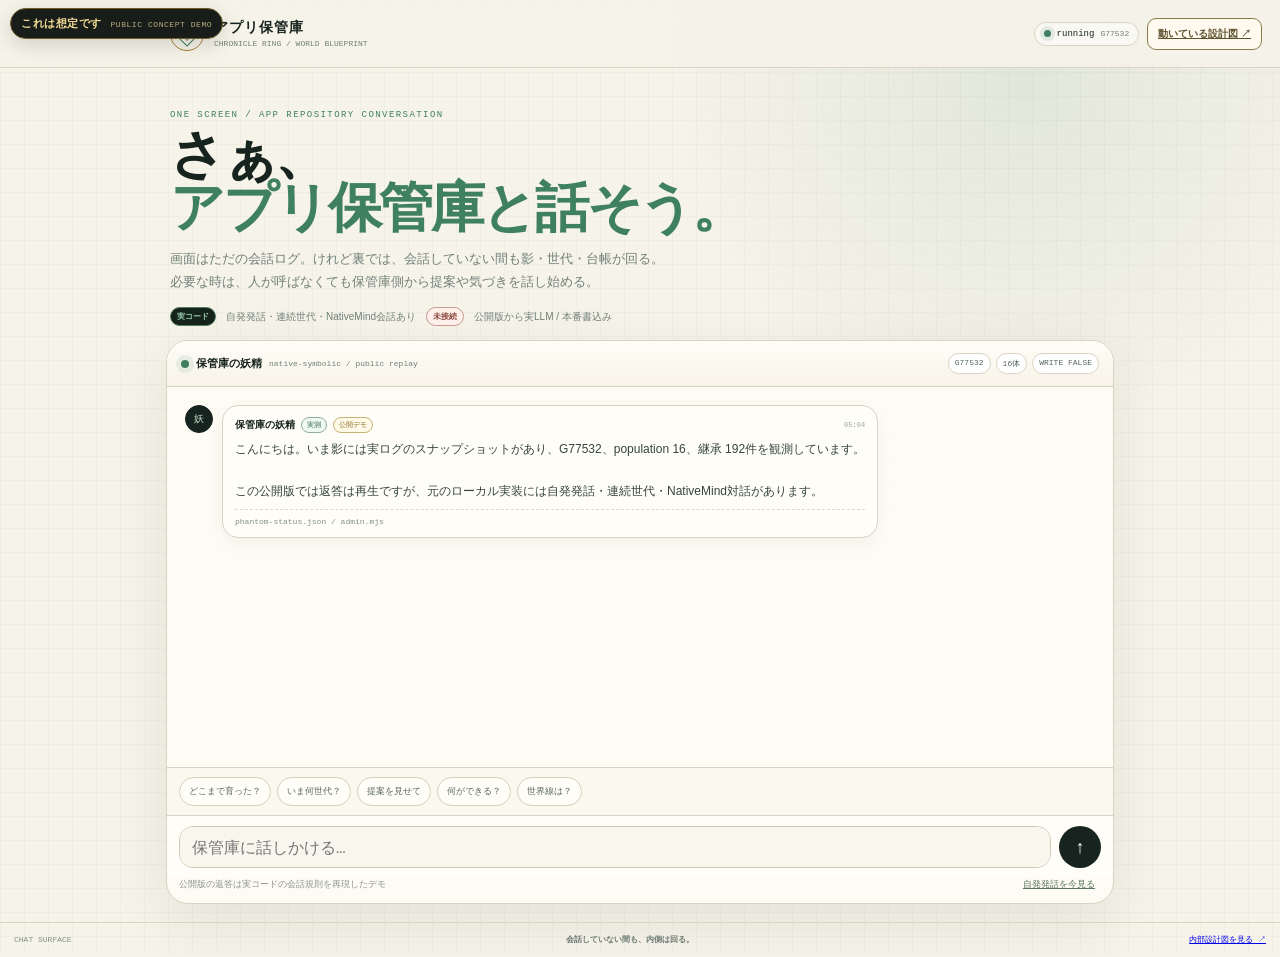
<file: index.html>
<!doctype html>
<html lang="ja">
<head>
  <meta charset="utf-8">
  <meta name="viewport" content="width=device-width,initial-scale=1,viewport-fit=cover">
  <meta name="theme-color" content="#f6f3e9">
  <title>アプリ保管庫と話そう — World Blueprint</title>
  <link rel="stylesheet" href="styles.css">
</head>
<body>
  <div class="assumption">これは想定です <span>PUBLIC CONCEPT DEMO</span></div>
  <div class="app">
    <header class="topbar">
      <div class="brand">
        <div class="mark"><i></i></div>
        <div><b>アプリ保管庫</b><small>CHRONICLE RING / WORLD BLUEPRINT</small></div>
      </div>
      <div class="top-actions">
        <div class="runtime"><span></span><b id="runtimeState">loading</b><small id="runtimeGen">G—</small></div>
        <a class="structure-btn" href="architecture.html">動いている設計図 ↗</a>
      </div>
    </header>

    <main class="chat-page">
      <section class="intro" id="intro">
        <p class="eyebrow">ONE SCREEN / APP REPOSITORY CONVERSATION</p>
        <h1>さぁ、<br><span>アプリ保管庫と話そう。</span></h1>
        <p>画面はただの会話ログ。けれど裏では、会話していない間も影・世代・台帳が回る。<br>必要な時は、人が呼ばなくても保管庫側から提案や気づきを話し始める。</p>
        <div class="truth-row">
          <span class="truth actual">実コード</span><span>自発発話・連続世代・NativeMind会話あり</span>
          <span class="truth no">未接続</span><span>公開版から実LLM / 本番書込み</span>
        </div>
      </section>

      <section class="chat-shell">
        <div class="chat-status">
          <div><span class="light"></span><b>保管庫の妖精</b><small id="organState">native-symbolic / public replay</small></div>
          <div class="mini-stats"><span id="miniGen">G—</span><span id="miniPop">—体</span><span id="miniWrite">WRITE FALSE</span></div>
        </div>
        <div class="messages" id="messages" aria-live="polite"></div>
        <div class="suggestions" id="suggestions">
          <button data-q="どこまでこのアプリは自律的に育った？">どこまで育った？</button>
          <button data-q="いま何世代？">いま何世代？</button>
          <button data-q="提案を全部見せて">提案を見せて</button>
          <button data-q="今できることと、まだできないことは？">何ができる？</button>
          <button data-q="世界線はどうなってる？">世界線は？</button>
        </div>
        <div class="composer">
          <textarea id="chatInput" rows="1" placeholder="保管庫に話しかける…"></textarea>
          <button id="send">↑</button>
        </div>
        <div class="composer-meta">
          <span>公開版の返答は実コードの会話規則を再現したデモ</span>
          <button id="forceProactive">自発発話を今見る</button>
        </div>
      </section>
    </main>

    <footer><span>CHAT SURFACE</span><b>会話していない間も、内側は回る。</b><a href="architecture.html">内部設計図を見る ↗</a></footer>
  </div>
  <script src="app.js"></script>
</body>
</html>
</file>
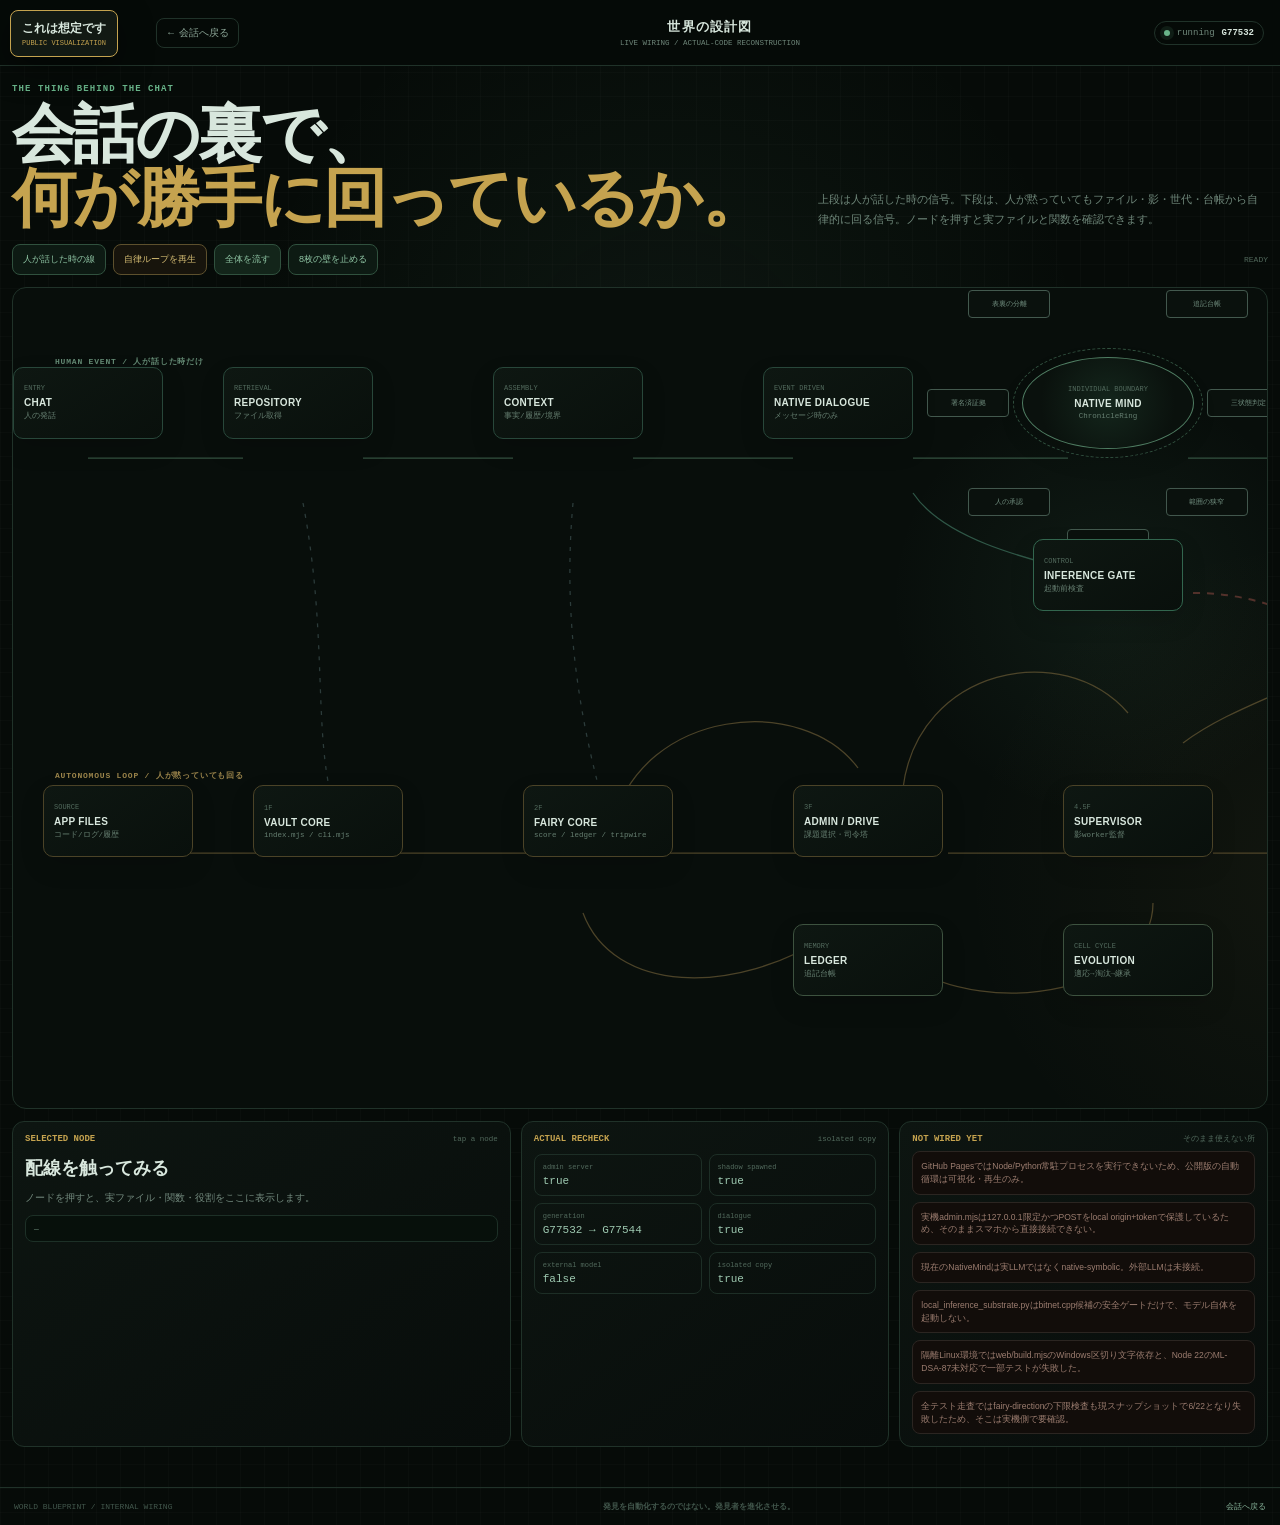
<file: architecture.html>
<!doctype html>
<html lang="ja">
<head>
  <meta charset="utf-8">
  <meta name="viewport" content="width=device-width,initial-scale=1,viewport-fit=cover">
  <meta name="theme-color" content="#07100c">
  <title>内部設計図 — World Blueprint</title>
  <link rel="stylesheet" href="architecture.css">
</head>
<body>
  <div class="concept">これは想定です <span>PUBLIC VISUALIZATION</span></div>
  <header class="arch-top">
    <a class="back" href="index.html">← 会話へ戻る</a>
    <div class="arch-brand"><b>世界の設計図</b><small>LIVE WIRING / ACTUAL-CODE RECONSTRUCTION</small></div>
    <div class="live-chip"><i></i><span id="headState">loading</span><b id="headGen">G—</b></div>
  </header>

  <main>
    <section class="intro">
      <div>
        <p class="eyebrow">THE THING BEHIND THE CHAT</p>
        <h1>会話の裏で、<br><span>何が勝手に回っているか。</span></h1>
      </div>
      <p>上段は人が話した時の信号。下段は、人が黙っていてもファイル・影・世代・台帳から自律的に回る信号。ノードを押すと実ファイルと関数を確認できます。</p>
    </section>

    <section class="controls">
      <button id="playHuman">人が話した時の線</button>
      <button id="playAuto" class="gold">自律ループを再生</button>
      <button id="playAll" class="jade">全体を流す</button>
      <button id="toggleWalls">8枚の壁を止める</button>
      <span id="flowStatus">READY</span>
    </section>

    <section class="board-shell">
      <div class="mobile-hint">← スマホは左右にスワイプして配線を追えます →</div>
      <div class="board-scroll" id="boardScroll">
        <div class="board" id="board">
          <svg viewBox="0 0 1500 820" preserveAspectRatio="none" aria-hidden="true">
            <path id="h1" class="wire human" d="M75 170 C150 170 165 170 230 170"/>
            <path id="h2" class="wire human" d="M350 170 C420 170 425 170 500 170"/>
            <path id="h3" class="wire human" d="M620 170 C700 170 705 170 780 170"/>
            <path id="h4" class="wire human" d="M900 170 C980 170 985 170 1055 170"/>
            <path id="h5" class="wire human" d="M1175 170 C1260 170 1280 170 1370 170"/>
            <path id="a1" class="wire auto" d="M100 565 C180 565 185 565 260 565"/>
            <path id="a2" class="wire auto" d="M380 565 C455 565 465 565 535 565"/>
            <path id="a3" class="wire auto" d="M655 565 C735 565 740 565 815 565"/>
            <path id="a4" class="wire auto" d="M935 565 C1005 565 1010 565 1080 565"/>
            <path id="a5" class="wire auto" d="M1200 565 C1280 565 1300 565 1380 565"/>
            <path id="a6" class="wire auto" d="M1140 615 C1140 700 980 735 890 675"/>
            <path id="a7" class="wire auto" d="M820 645 C720 710 600 705 570 625"/>
            <path id="a8" class="wire auto" d="M600 535 C630 420 790 405 845 480"/>
            <path id="a9" class="wire auto" d="M890 500 C905 380 1050 350 1115 425"/>
            <path id="a10" class="wire auto" d="M1170 455 C1250 395 1375 390 1405 280"/>
            <path id="s1" class="wire safe" d="M900 205 C930 250 1010 270 1070 285"/>
            <path id="s2" class="wire blocked" d="M1180 305 C1260 305 1320 340 1385 395"/>
            <path id="b1" class="wire bridge" d="M290 215 C315 345 300 445 320 515"/>
            <path id="b2" class="wire bridge" d="M560 215 C550 325 565 425 590 515"/>
          </svg>

          <div class="lane-label human-label">HUMAN EVENT / 人が話した時だけ</div>
          <div class="lane-label auto-label">AUTONOMOUS LOOP / 人が黙っていても回る</div>

          <button class="node human-node" style="left:5%;top:14%" data-id="chat"><span>ENTRY</span><b>CHAT</b><small>人の発話</small></button>
          <button class="node human-node" style="left:19%;top:14%" data-id="repository"><span>RETRIEVAL</span><b>REPOSITORY</b><small>ファイル取得</small></button>
          <button class="node human-node" style="left:37%;top:14%" data-id="context"><span>ASSEMBLY</span><b>CONTEXT</b><small>事実/履歴/境界</small></button>
          <button class="node human-node" style="left:55%;top:14%" data-id="dialogue"><span>EVENT DRIVEN</span><b>NATIVE DIALOGUE</b><small>メッセージ時のみ</small></button>
          <button class="node core" style="left:73%;top:14%" data-id="mind"><span>INDIVIDUAL BOUNDARY</span><b>NATIVE MIND</b><small>ChronicleRing</small></button>
          <button class="node human-node" style="left:92%;top:14%" data-id="response"><span>OUTPUT</span><b>RESPONSE</b><small>会話へ戻る</small></button>

          <button class="node auto-node" style="left:7%;top:65%" data-id="files"><span>SOURCE</span><b>APP FILES</b><small>コード/ログ/履歴</small></button>
          <button class="node auto-node" style="left:21%;top:65%" data-id="vault"><span>1F</span><b>VAULT CORE</b><small>index.mjs / cli.mjs</small></button>
          <button class="node auto-node" style="left:39%;top:65%" data-id="fairy"><span>2F</span><b>FAIRY CORE</b><small>score / ledger / tripwire</small></button>
          <button class="node auto-node" style="left:57%;top:65%" data-id="admin"><span>3F</span><b>ADMIN / DRIVE</b><small>課題選択・司令塔</small></button>
          <button class="node auto-node" style="left:75%;top:65%" data-id="supervisor"><span>4.5F</span><b>SUPERVISOR</b><small>影worker監督</small></button>
          <button class="node auto-node" style="left:92%;top:65%" data-id="phantom"><span>SHADOW</span><b>PHANTOM</b><small>12 gen / batch</small></button>

          <button class="node organ" style="left:57%;top:82%" data-id="ledger"><span>MEMORY</span><b>LEDGER</b><small>追記台帳</small></button>
          <button class="node organ" style="left:75%;top:82%" data-id="evolution"><span>CELL CYCLE</span><b>EVOLUTION</b><small>適応→淘汰→継承</small></button>
          <button class="node organ" style="left:92%;top:82%" data-id="worldline"><span>COUNTERFACTUAL</span><b>WORLDLINES</b><small>6分岐 / containment</small></button>

          <button class="node safety" style="left:73%;top:35%" data-id="gate"><span>CONTROL</span><b>INFERENCE GATE</b><small>起動前検査</small></button>
          <button class="node blocked-node" style="left:92%;top:45%" data-id="reality"><span>WRITE PATH</span><b>REALITY GATE</b><small>PUBLIC: BLOCKED</small></button>

          <div class="wall-ring" id="wallRing" aria-label="8枚の壁"></div>
          <div class="proactive" data-id="proactive"><span>AUTONOMOUS VOICE</span><b>proactiveThoughts()</b><small>必要なら向こうから話す</small></div>
        </div>
      </div>
    </section>

    <section class="below-grid">
      <article class="inspect panel">
        <div class="panel-head"><b>SELECTED NODE</b><span id="inspectType">tap a node</span></div>
        <h2 id="inspectTitle">配線を触ってみる</h2>
        <p id="inspectText">ノードを押すと、実ファイル・関数・役割をここに表示します。</p>
        <div class="file-box" id="inspectFile">—</div>
      </article>
      <article class="runtime panel">
        <div class="panel-head"><b>ACTUAL RECHECK</b><span>isolated copy</span></div>
        <div class="metric-grid" id="recheck"></div>
      </article>
      <article class="limits panel">
        <div class="panel-head"><b>NOT WIRED YET</b><span>そのまま使えない所</span></div>
        <div id="limitations"></div>
      </article>
    </section>
  </main>

  <footer><span>WORLD BLUEPRINT / INTERNAL WIRING</span><b>発見を自動化するのではない。発見者を進化させる。</b><a href="index.html">会話へ戻る</a></footer>
  <script src="architecture.js"></script>
</body>
</html>
</file>
<file: styles.css>
:root{--paper:#f6f3e9;--paper2:#ece8da;--ink:#17231e;--muted:#718078;--line:#d8d3c3;--jade:#3f805f;--jade2:#78a88d;--gold:#a5812d;--rust:#a25437;--red:#a84d43;--dark:#101813;--dark2:#18231d;--soft:#fffdf6}
*{box-sizing:border-box}html,body{margin:0;min-height:100%;background:var(--paper);color:var(--ink);font-family:-apple-system,BlinkMacSystemFont,"Segoe UI","Hiragino Sans","Yu Gothic",Meiryo,sans-serif}body{background:radial-gradient(circle at 80% 8%,rgba(63,128,95,.11),transparent 26%),linear-gradient(rgba(23,35,30,.025) 1px,transparent 1px),linear-gradient(90deg,rgba(23,35,30,.025) 1px,transparent 1px),var(--paper);background-size:auto,24px 24px,24px 24px,auto}.assumption{position:fixed;z-index:300;left:max(10px,env(safe-area-inset-left));top:max(8px,env(safe-area-inset-top));background:#181d19;color:#f3dd95;border:1px solid #715b29;border-radius:999px;padding:7px 10px;font-weight:800;font-size:11px;letter-spacing:.05em;box-shadow:0 6px 20px rgba(0,0,0,.15)}.assumption span{font:8px ui-monospace,SFMono-Regular,Consolas,monospace;color:#bcae81;margin-left:5px}.app{min-height:100vh;display:grid;grid-template-rows:auto 1fr auto}.topbar{min-height:68px;padding:10px 18px 10px 170px;display:flex;align-items:center;justify-content:space-between;border-bottom:1px solid var(--line);background:rgba(246,243,233,.91);backdrop-filter:blur(14px);position:sticky;top:0;z-index:80}.brand{display:flex;align-items:center;gap:10px}.mark{width:34px;height:34px;border:1px solid var(--gold);border-radius:50%;position:relative}.mark:before,.mark:after{content:"";position:absolute;inset:7px;border:1px solid var(--jade);transform:rotate(45deg)}.mark:after{inset:11px;border-color:#79877e}.brand b{display:block;font-size:14px;letter-spacing:.07em}.brand small{display:block;font:8px ui-monospace,monospace;color:var(--muted);margin-top:2px}.top-actions{display:flex;align-items:center;gap:8px}.runtime{display:flex;align-items:center;gap:6px;border:1px solid var(--line);background:rgba(255,255,255,.45);border-radius:999px;padding:6px 9px}.runtime>span{width:7px;height:7px;border-radius:50%;background:var(--jade);box-shadow:0 0 0 4px rgba(63,128,95,.12)}.runtime b{font:9px ui-monospace,monospace}.runtime small{font:8px ui-monospace,monospace;color:var(--muted)}button{font:inherit}.structure-btn{border:1px solid #8b7a50;background:#fffaf0;color:#5e512d;border-radius:9px;padding:8px 10px;font-size:10px;font-weight:700;cursor:pointer}.chat-page{width:min(980px,100%);margin:0 auto;padding:22px 16px 18px}.intro{padding:20px 4px 14px}.eyebrow{font:9px ui-monospace,monospace;letter-spacing:.16em;color:var(--jade);margin:0 0 8px}.intro h1{font-size:54px;line-height:.98;letter-spacing:-.045em;margin:0}.intro h1 span{color:var(--jade)}.intro>p:last-of-type{color:var(--muted);font-size:13px;line-height:1.75;margin:14px 0}.truth-row{display:flex;flex-wrap:wrap;align-items:center;gap:6px 10px;font-size:10px;color:var(--muted)}.truth{display:inline-flex;border:1px solid;border-radius:999px;padding:3px 6px;font:8px ui-monospace,monospace;font-weight:700}.truth.actual{border-color:#7ca08b;color:#32654c;background:#eef8f1}.truth.no{border-color:#c79a91;color:#8e493f;background:#fff0ec}.chat-shell{border:1px solid var(--line);background:rgba(255,253,246,.86);box-shadow:0 18px 60px rgba(23,35,30,.08);border-radius:22px;overflow:hidden;min-height:58vh;display:grid;grid-template-rows:auto 1fr auto auto auto}.chat-status{padding:12px 14px;border-bottom:1px solid var(--line);display:flex;align-items:center;justify-content:space-between;gap:10px;background:linear-gradient(180deg,#fffdf7,#f7f3e8)}.chat-status>div:first-child{display:flex;align-items:center;gap:7px}.chat-status .light{width:8px;height:8px;border-radius:50%;background:var(--jade);box-shadow:0 0 0 5px rgba(63,128,95,.1)}.chat-status b{font-size:11px}.chat-status small{font:8px ui-monospace,monospace;color:var(--muted)}.mini-stats{display:flex;gap:5px;flex-wrap:wrap;justify-content:flex-end}.mini-stats span{font:8px ui-monospace,monospace;border:1px solid var(--line);padding:4px 6px;border-radius:999px;color:#55655d;background:#fff}.messages{padding:18px;overflow:auto;min-height:380px;max-height:55vh}.msg{display:flex;gap:9px;margin:0 0 15px;align-items:flex-start}.msg.user{flex-direction:row-reverse}.avatar{width:28px;height:28px;flex:0 0 28px;border-radius:50%;display:grid;place-items:center;font:10px ui-monospace,monospace;background:#f0ebdc;border:1px solid var(--line);color:#5f6e66}.msg.fairy .avatar{background:#17231e;color:#c7e1d1;border-color:#17231e}.bubble{max-width:min(720px,90%);border:1px solid var(--line);border-radius:16px;padding:11px 12px;background:#fffdf8;box-shadow:0 6px 18px rgba(23,35,30,.04)}.msg.user .bubble{background:#e9f2eb;border-color:#c5d6ca}.bubble-head{display:flex;align-items:center;gap:6px;margin-bottom:6px}.bubble-head b{font-size:10px}.bubble-head time{margin-left:auto;font:7px ui-monospace,monospace;color:#9aa39e}.badge{border-radius:999px;border:1px solid;padding:2px 5px;font:7px ui-monospace,monospace}.badge.real{color:#32654c;border-color:#8eb09b;background:#eff8f2}.badge.demo{color:#8c6a25;border-color:#c7b174;background:#fff9e8}.badge.infer{color:#725683;border-color:#b7a2c2;background:#faf3fd}.bubble p{font-size:12px;line-height:1.72;margin:0;color:#35453d;white-space:pre-wrap}.bubble ul{margin:6px 0 0;padding-left:18px;font-size:11px;line-height:1.65;color:#45564d}.evidence-line{font:8px ui-monospace,monospace;color:#819088;border-top:1px dashed #ded9cb;margin-top:8px;padding-top:7px}.suggestions{display:flex;gap:6px;overflow:auto;padding:9px 12px;border-top:1px solid var(--line);background:#fbf8ef}.suggestions button{flex:0 0 auto;border:1px solid #d6cfba;background:#fffdf7;border-radius:999px;padding:7px 9px;font-size:9px;color:#59685f;cursor:pointer}.composer{display:flex;gap:8px;padding:10px 12px;background:#fffdf8;border-top:1px solid var(--line)}.composer textarea{resize:none;min-height:42px;max-height:120px;flex:1;border:1px solid #d0c9b7;background:#f9f6ed;border-radius:14px;padding:11px 12px;font-size:16px;outline:none;color:var(--ink)}.composer textarea:focus{border-color:#8aa792;box-shadow:0 0 0 3px rgba(63,128,95,.08)}.composer button{width:42px;height:42px;border-radius:50%;border:0;background:var(--ink);color:#fff;font-size:18px;cursor:pointer}.composer-meta{display:flex;align-items:center;justify-content:space-between;gap:10px;padding:0 12px 11px;color:#8b948f;font-size:8.5px}.composer-meta button{border:0;background:transparent;color:#5b775f;text-decoration:underline;cursor:pointer;font-size:8.5px}.app footer{min-height:34px;border-top:1px solid var(--line);padding:7px 14px;display:flex;align-items:center;justify-content:space-between;gap:8px;font:8px ui-monospace,monospace;color:#839087}.app footer b{font-family:inherit;color:#68766e}.drawer-mask{position:fixed;inset:0;background:rgba(13,19,16,.42);opacity:0;pointer-events:none;transition:.25s;z-index:180}.drawer-mask.show{opacity:1;pointer-events:auto}.drawer{position:fixed;z-index:190;right:0;top:0;height:100dvh;width:min(650px,94vw);background:var(--dark);color:#d9e6de;border-left:1px solid #2c3d34;transform:translateX(102%);transition:.32s cubic-bezier(.2,.8,.2,1);overflow:auto;padding:20px}.drawer.open{transform:none}.drawer-head{display:flex;justify-content:space-between;gap:14px;align-items:flex-start;padding-top:28px}.drawer-head h2{font-size:24px;margin:8px 0 5px}.drawer-head p{font-size:10px;color:#7f9689;line-height:1.6;margin:0}.drawer-head>button{width:36px;height:36px;border:1px solid #34473d;border-radius:50%;background:#111b16;color:#acc2b5;font-size:20px;cursor:pointer}.loop-summary{display:grid;grid-template-columns:repeat(4,1fr);gap:7px;margin:18px 0 10px}.loop-summary>div{border:1px solid #2c3d34;background:#111a16;border-radius:10px;padding:9px}.loop-summary small{display:block;font:7px ui-monospace,monospace;color:#60766a}.loop-summary b{display:block;margin-top:4px;font:11px ui-monospace,monospace;color:#bfd5c8}.pipeline{display:grid;gap:7px;margin:12px 0}.pipe-node{position:relative;border:1px solid #30443a;background:linear-gradient(145deg,#111b16,#0d1511);border-radius:12px;padding:11px 12px;cursor:pointer;transition:.18s}.pipe-node:after{content:"↓";position:absolute;left:50%;bottom:-15px;color:#435b4e;font-size:12px;z-index:2}.pipe-node:last-child:after{display:none}.pipe-node.active{border-color:#76aa8b;box-shadow:0 0 0 3px rgba(91,148,112,.08),0 0 22px rgba(91,148,112,.12)}.pipe-node .pmeta{display:flex;justify-content:space-between;gap:8px}.pipe-node .pmeta span{font:7px ui-monospace,monospace;color:#82998d}.pipe-node b{font-size:11px;color:#d1e0d7}.pipe-node p{font-size:9px;color:#71887b;line-height:1.55;margin:5px 0 0}.play{width:100%;border:1px solid #5a7d68;background:#15261d;color:#9ed2b1;border-radius:9px;padding:10px;font-size:10px;cursor:pointer}.pipeline-note{border:1px solid #2c3e35;background:#0d1511;border-radius:10px;padding:10px;margin-top:8px;font-size:9px;line-height:1.6;color:#8fa397;min-height:52px}.recheck,.limitations{margin-top:18px;border-top:1px solid #283830;padding-top:14px}.recheck h3,.limitations h3{font-size:11px;color:#c5d5cc;margin:0 0 9px}.recheck-grid{display:grid;grid-template-columns:repeat(3,1fr);gap:6px}.recheck-grid>div{border:1px solid #2b3b33;border-radius:8px;padding:8px;background:#111a16}.recheck-grid small{display:block;font:7px ui-monospace,monospace;color:#62776b}.recheck-grid b{font:11px ui-monospace,monospace;color:#9fc9ad}.limit-item{border-left:2px solid #8e4b3f;padding:6px 0 6px 9px;color:#8c9d94;font-size:9px;line-height:1.55;margin:5px 0}.truth.actual{border-color:#527a65;color:#96c9aa;background:#15231b}.drawer .truth.no{border-color:#7d4c43;color:#d59386;background:#241512}
@media(max-width:720px){.assumption{left:9px;top:8px;font-size:10px;padding:6px 8px}.topbar{padding:50px 10px 9px;align-items:flex-start}.brand .mark{display:none}.brand b{font-size:12px}.brand small{font-size:7px}.runtime{display:none}.structure-btn{padding:7px 8px;font-size:9px}.chat-page{padding:11px 7px 10px}.intro{padding:12px 5px 9px}.intro h1{font-size:41px}.intro>p:last-of-type{font-size:11px;margin:10px 0}.truth-row{font-size:9px}.chat-shell{border-radius:17px;min-height:72vh}.chat-status{padding:10px}.chat-status small{display:block}.mini-stats span{font-size:7px}.messages{min-height:440px;max-height:58vh;padding:11px}.bubble{max-width:94%;padding:9px 10px}.bubble p{font-size:11px}.suggestions{padding:7px}.suggestions button{font-size:8.5px;padding:6px 8px}.composer{padding:8px}.composer-meta{font-size:7.8px}.app footer{flex-direction:column;text-align:center;justify-content:center;min-height:52px}.drawer{top:auto;bottom:0;width:100%;height:min(84dvh,760px);border-left:0;border-top:1px solid #34483d;border-radius:20px 20px 0 0;transform:translateY(102%);padding:14px}.drawer.open{transform:none}.drawer-head{padding-top:3px}.drawer-head h2{font-size:20px}.loop-summary{grid-template-columns:1fr 1fr}.recheck-grid{grid-template-columns:1fr 1fr}}
</file>
<file: architecture.css>
:root{--bg:#060b08;--panel:#0b120e;--line:#203229;--text:#d8e7dd;--muted:#6f877a;--jade:#69b58a;--jade2:#9bdcb5;--gold:#c5a34f;--red:#bd6253;--stone:#405348}
*{box-sizing:border-box}html,body{margin:0;background:var(--bg);color:var(--text);font-family:-apple-system,BlinkMacSystemFont,"Segoe UI","Hiragino Kaku Gothic ProN",Meiryo,sans-serif}body{min-height:100vh;background:radial-gradient(circle at 52% 25%,rgba(105,181,138,.07),transparent 32%),linear-gradient(rgba(255,255,255,.015) 1px,transparent 1px),linear-gradient(90deg,rgba(255,255,255,.015) 1px,transparent 1px),var(--bg);background-size:auto,24px 24px,24px 24px,auto}.concept{position:fixed;left:10px;top:10px;z-index:500;background:#121913;border:1px solid var(--gold);box-shadow:0 10px 35px rgba(0,0,0,.4);border-radius:8px;padding:9px 11px;font-weight:900;font-size:12px}.concept span{display:block;margin-top:2px;color:var(--gold);font:7px ui-monospace,monospace}.arch-top{height:66px;position:sticky;top:0;z-index:100;display:grid;grid-template-columns:1fr auto 1fr;align-items:center;border-bottom:1px solid var(--line);background:rgba(6,11,8,.94);backdrop-filter:blur(12px);padding:0 16px 0 156px}.back{justify-self:start;color:#8ca697;text-decoration:none;font-size:10px;border:1px solid var(--line);padding:7px 9px;border-radius:8px}.arch-brand{text-align:center}.arch-brand b{display:block;font-size:13px;letter-spacing:.09em}.arch-brand small{display:block;color:var(--muted);font:7.5px ui-monospace,monospace;margin-top:3px}.live-chip{justify-self:end;display:flex;gap:7px;align-items:center;font:9px ui-monospace,monospace;border:1px solid var(--line);border-radius:999px;padding:6px 9px}.live-chip i{width:6px;height:6px;background:var(--jade);border-radius:50%;box-shadow:0 0 0 4px rgba(105,181,138,.11)}.live-chip span{color:var(--muted)}main{padding:18px 12px 40px}.intro{max-width:1320px;margin:0 auto 14px;display:grid;grid-template-columns:1fr 450px;gap:25px;align-items:end}.eyebrow{color:var(--jade);font:800 9px ui-monospace,monospace;letter-spacing:.12em;margin:0 0 8px}.intro h1{font-size:clamp(34px,5vw,68px);line-height:1;margin:0;letter-spacing:-.04em}.intro h1 span{color:var(--gold)}.intro>p{font-size:11px;line-height:1.8;color:var(--muted);margin:0}.controls{max-width:1320px;margin:0 auto 10px;display:flex;gap:7px;align-items:center;overflow:auto;padding-bottom:2px}.controls button{flex:0 0 auto;border:1px solid #30513e;background:#0d1a13;color:#91c7a6;border-radius:8px;padding:8px 10px;font-size:9px;cursor:pointer}.controls button.gold{border-color:#5d502d;color:#dac176;background:#17140c}.controls button.jade{background:#13251a}.controls span{margin-left:auto;font:8px ui-monospace,monospace;color:#50675a;white-space:nowrap}.board-shell{max-width:1320px;margin:auto;border:1px solid var(--line);border-radius:14px;background:#080e0b;overflow:hidden}.mobile-hint{display:none;padding:7px 11px;border-bottom:1px solid var(--line);font:8px ui-monospace,monospace;color:#5a7465}.board-scroll{overflow:auto;-webkit-overflow-scrolling:touch}.board{width:1500px;height:820px;position:relative;background:radial-gradient(circle at 73% 38%,rgba(105,181,138,.08),transparent 18%),radial-gradient(circle at 86% 72%,rgba(197,163,79,.05),transparent 24%)}.board svg{position:absolute;inset:0;width:100%;height:100%;pointer-events:none}.wire{fill:none;stroke-width:1.25;opacity:.7}.wire.human{stroke:#466e58}.wire.auto{stroke:#6a5b35}.wire.safe{stroke:#3f7660}.wire.blocked{stroke:#713e37;stroke-width:2;stroke-dasharray:7 7}.wire.bridge{stroke:#3d5051;stroke-dasharray:4 7}.wire.active{opacity:1;stroke-width:2.8;stroke-dasharray:9 12;animation:flow .9s linear infinite;filter:drop-shadow(0 0 5px currentColor)}.wire.human.active{stroke:var(--jade2)}.wire.auto.active{stroke:var(--gold)}.wire.safe.active{stroke:#6fd0a1}.wire.blocked.active{stroke:var(--red)}@keyframes flow{to{stroke-dashoffset:-42}}.lane-label{position:absolute;font:800 8px ui-monospace,monospace;letter-spacing:.1em}.human-label{top:68px;left:42px;color:#648a74}.auto-label{top:482px;left:42px;color:#9d864c}.node,.proactive{position:absolute;transform:translate(-50%,-50%);width:150px;min-height:72px;border:1px solid #2b4136;border-radius:10px;background:linear-gradient(145deg,#0e1712,#09100c);color:var(--text);padding:9px 10px;text-align:left;z-index:5;cursor:pointer;box-shadow:0 10px 24px rgba(0,0,0,.13);transition:.18s}.node:hover,.node.active,.proactive:hover,.proactive.active{transform:translate(-50%,-50%) scale(1.035);border-color:var(--jade);box-shadow:0 0 22px rgba(105,181,138,.15)}.node span,.proactive span{display:block;font:7px ui-monospace,monospace;color:#526a5d}.node b,.proactive b{display:block;font-size:10px;margin:5px 0 3px;letter-spacing:.03em}.node small,.proactive small{display:block;font:7.5px ui-monospace,monospace;color:#667f71}.human-node{border-color:#28473a}.auto-node{border-color:#4b4327}.organ{border-color:#3d523f}.core{width:172px;min-height:92px;border-radius:50%;text-align:center;background:radial-gradient(circle,#14261c,#0a110d 70%);border-color:#4f7d62}.core:before{content:"";position:absolute;inset:-10px;border:1px dashed #31513f;border-radius:50%;animation:spin 30s linear infinite}.safety{border-color:#32664e}.blocked-node{border-color:#633a33;background:#170d0b}.proactive{left:92%;top:31%;width:172px;border-color:#5c4f2c;background:#17140c}.wall-ring{position:absolute;left:calc(73% - 140px);top:calc(14% - 140px);width:280px;height:280px;border-radius:50%;z-index:3;animation:spin 64s linear infinite;pointer-events:none}.wall-ring.paused{animation-play-state:paused}.wall{position:absolute;left:50%;top:50%;width:82px;height:28px;margin:-14px 0 0 -41px;border:1px solid #43594e;background:#0a110d;color:#718e7f;border-radius:4px;font:7px ui-monospace,monospace;display:grid;place-items:center;text-align:center;pointer-events:auto;cursor:pointer}.wall.hot{border-color:var(--gold);color:#d5bc70;box-shadow:0 0 12px rgba(197,163,79,.14)}@keyframes spin{to{transform:rotate(360deg)}}.below-grid{max-width:1320px;margin:12px auto 0;display:grid;grid-template-columns:1.15fr .85fr .85fr;gap:10px}.panel{border:1px solid var(--line);border-radius:12px;background:linear-gradient(145deg,#0d1511,#080d0b);padding:12px}.panel-head{display:flex;justify-content:space-between;align-items:center}.panel-head b{font:800 9px ui-monospace,monospace;color:var(--gold)}.panel-head span{font:7.5px ui-monospace,monospace;color:#526a5d}.inspect h2{font-size:18px;margin:12px 0 7px}.inspect p{font-size:9.5px;color:#738a7e;line-height:1.65}.file-box{margin-top:9px;border:1px solid #1d3027;background:#07100b;padding:8px;border-radius:8px;font:8px ui-monospace,monospace;color:#789887;white-space:pre-wrap}.metric-grid{display:grid;grid-template-columns:1fr 1fr;gap:7px;margin-top:10px}.metric-grid div{border:1px solid #1d2e26;border-radius:8px;padding:8px}.metric-grid small{display:block;font:7px ui-monospace,monospace;color:#526a5d}.metric-grid b{display:block;font:11px ui-monospace,monospace;color:#9ec9b1;margin-top:4px}.limit-item{border:1px solid #2b2521;background:#120d0a;border-radius:8px;padding:8px;margin-top:7px;font-size:8.5px;line-height:1.5;color:#9c7d70}footer{min-height:38px;border-top:1px solid var(--line);display:flex;justify-content:space-between;align-items:center;gap:10px;padding:8px 14px;font:8px ui-monospace,monospace;color:#42574c}footer a{color:#8ab79d;text-decoration:none}
@media(max-width:900px){.arch-top{grid-template-columns:auto 1fr auto;padding-left:132px}.arch-brand small{display:none}.intro{grid-template-columns:1fr}.intro>p{max-width:680px}.mobile-hint{display:block}.below-grid{grid-template-columns:1fr}.controls span{display:none}}
@media(max-width:560px){.concept{left:7px;top:7px;padding:7px 9px;font-size:10px}.arch-top{height:58px;padding:0 8px 0 118px}.back{font-size:0;padding:7px}.back:after{content:'←';font-size:14px}.arch-brand{text-align:left}.arch-brand b{font-size:11px}.live-chip span{display:none}.live-chip{padding:5px 7px}.intro{padding-top:3px}.intro h1{font-size:36px}.intro>p{font-size:10px}.controls{margin-top:15px}.board{height:760px}.board-scroll{scroll-snap-type:x proximity}.below-grid{margin-top:8px}footer{flex-direction:column;text-align:center;padding:10px}}
@media(prefers-reduced-motion:reduce){.wire.active,.wall-ring,.core:before{animation:none!important}}
</file>
